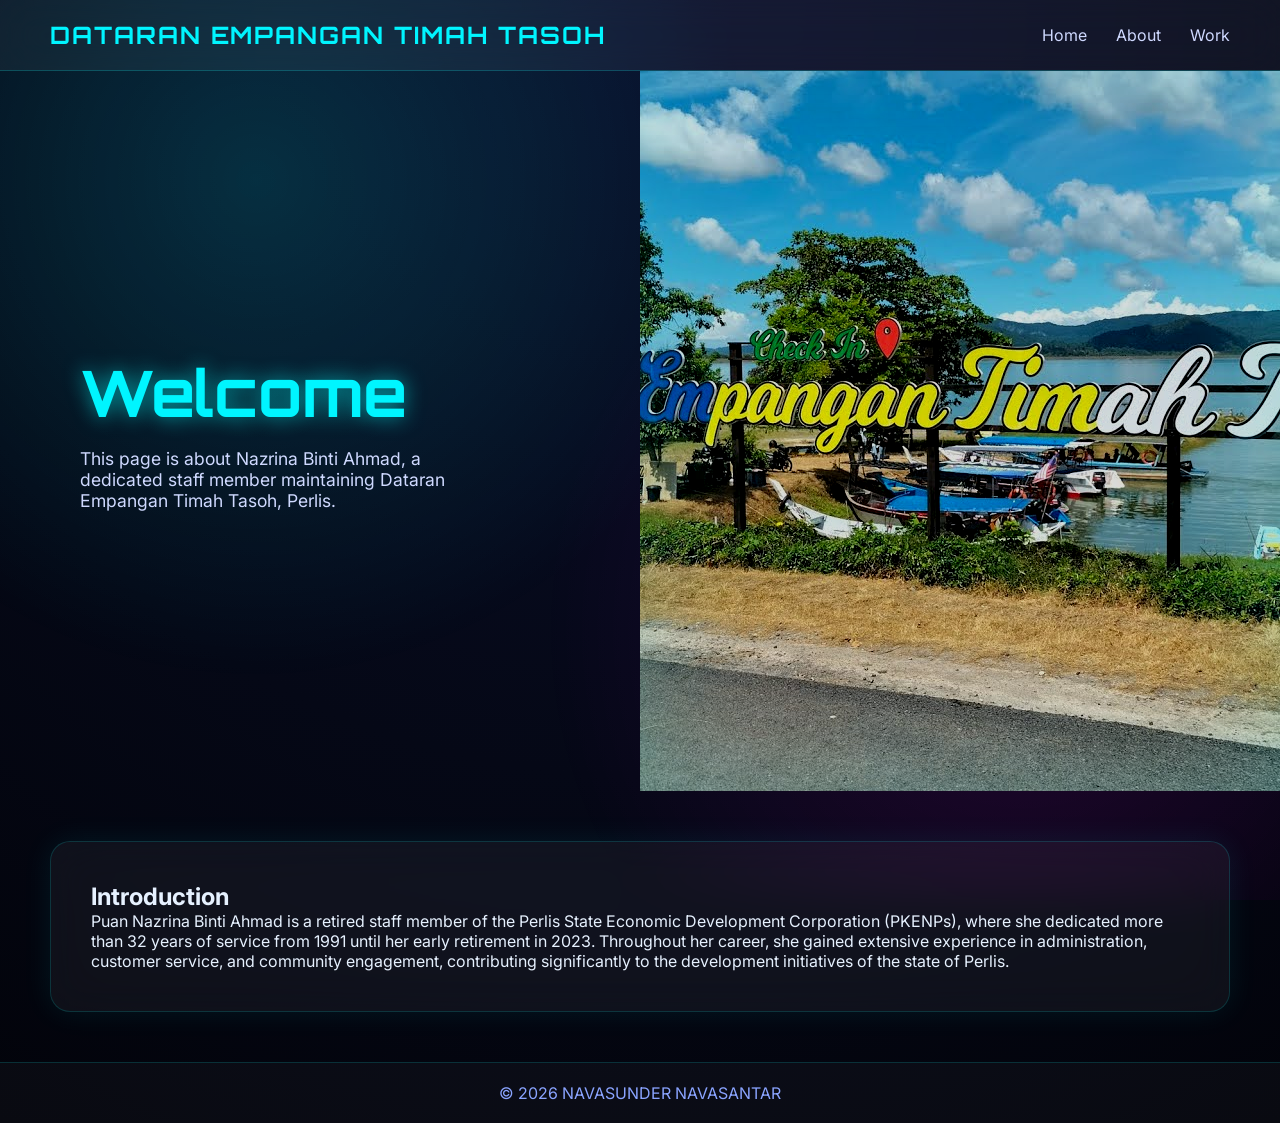
<file: index.html>
<!DOCTYPE html>
<html lang="en">
<head>
<link href="https://fonts.googleapis.com/css2?family=Orbitron:wght@400;600&display=swap" rel="stylesheet">
<meta charset="UTF-8">
<meta name="viewport" content="width=device-width, initial-scale=1.0">
<title>Timah Tasoh Staff</title>
<link rel="stylesheet" href="styles.css">
</head>
<body>

<header class="topbar">
    <h2>DATARAN EMPANGAN TIMAH TASOH</h2>
    <nav>
        <a href="index.html">Home</a>
        <a href="about.html">About</a>
        <a href="work.html">Work</a>
    </nav>
</header>

<section class="hero-split">
    <div class="hero-text">
        <h1>Welcome</h1>
        <p>This page is about Nazrina Binti Ahmad, a dedicated staff member maintaining Dataran Empangan Timah Tasoh, Perlis.</p>
    </div>
    <div class="hero-image"></div>
</section>

<section class="intro-box">
    <h2>Introduction</h2>
    <p>
       Puan Nazrina Binti Ahmad is a retired staff member of the Perlis State Economic Development Corporation (PKENPs), 
       where she dedicated more than 32 years of service from 1991 until her early retirement in 2023. 
        Throughout her career, she gained extensive experience in administration, customer service, and community engagement, 
        contributing significantly to the development initiatives of the state of Perlis.
    </p>
</section>

<footer>
    <p>© 2026 NAVASUNDER NAVASANTAR</p>
</footer>

</body>
</html>
</file>
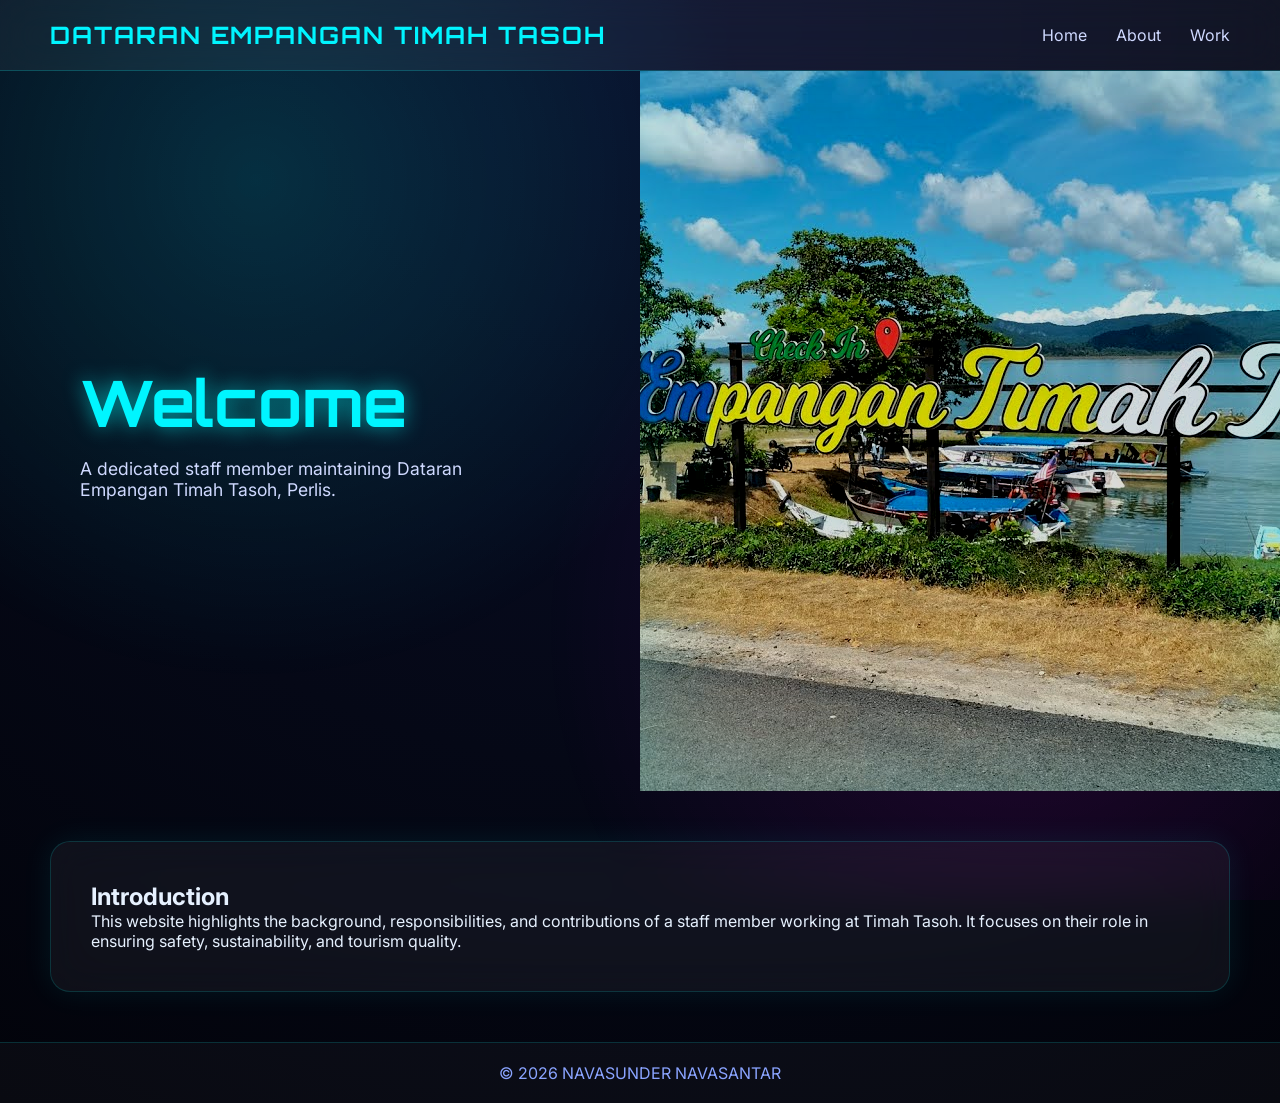
<file: PERSONAL WEBSITE 1/index.html>
<!DOCTYPE html>
<html lang="en">
<head>
<link href="https://fonts.googleapis.com/css2?family=Orbitron:wght@400;600&display=swap" rel="stylesheet">
<meta charset="UTF-8">
<meta name="viewport" content="width=device-width, initial-scale=1.0">
<title>Timah Tasoh Staff</title>
<link rel="stylesheet" href="styles.css">
</head>
<body>

<header class="topbar">
    <h2>DATARAN EMPANGAN TIMAH TASOH</h2>
    <nav>
        <a href="index.html">Home</a>
        <a href="about.html">About</a>
        <a href="work.html">Work</a>
    </nav>
</header>

<section class="hero-split">
    <div class="hero-text">
        <h1>Welcome</h1>
        <p>A dedicated staff member maintaining Dataran Empangan Timah Tasoh, Perlis.</p>
    </div>
    <div class="hero-image"></div>
</section>

<section class="intro-box">
    <h2>Introduction</h2>
    <p>
        This website highlights the background, responsibilities, and contributions of a staff member 
        working at Timah Tasoh. It focuses on their role in ensuring safety, sustainability, and tourism quality.
    </p>
</section>

<footer>
    <p>© 2026 NAVASUNDER NAVASANTAR</p>
</footer>

</body>
</html>
</file>
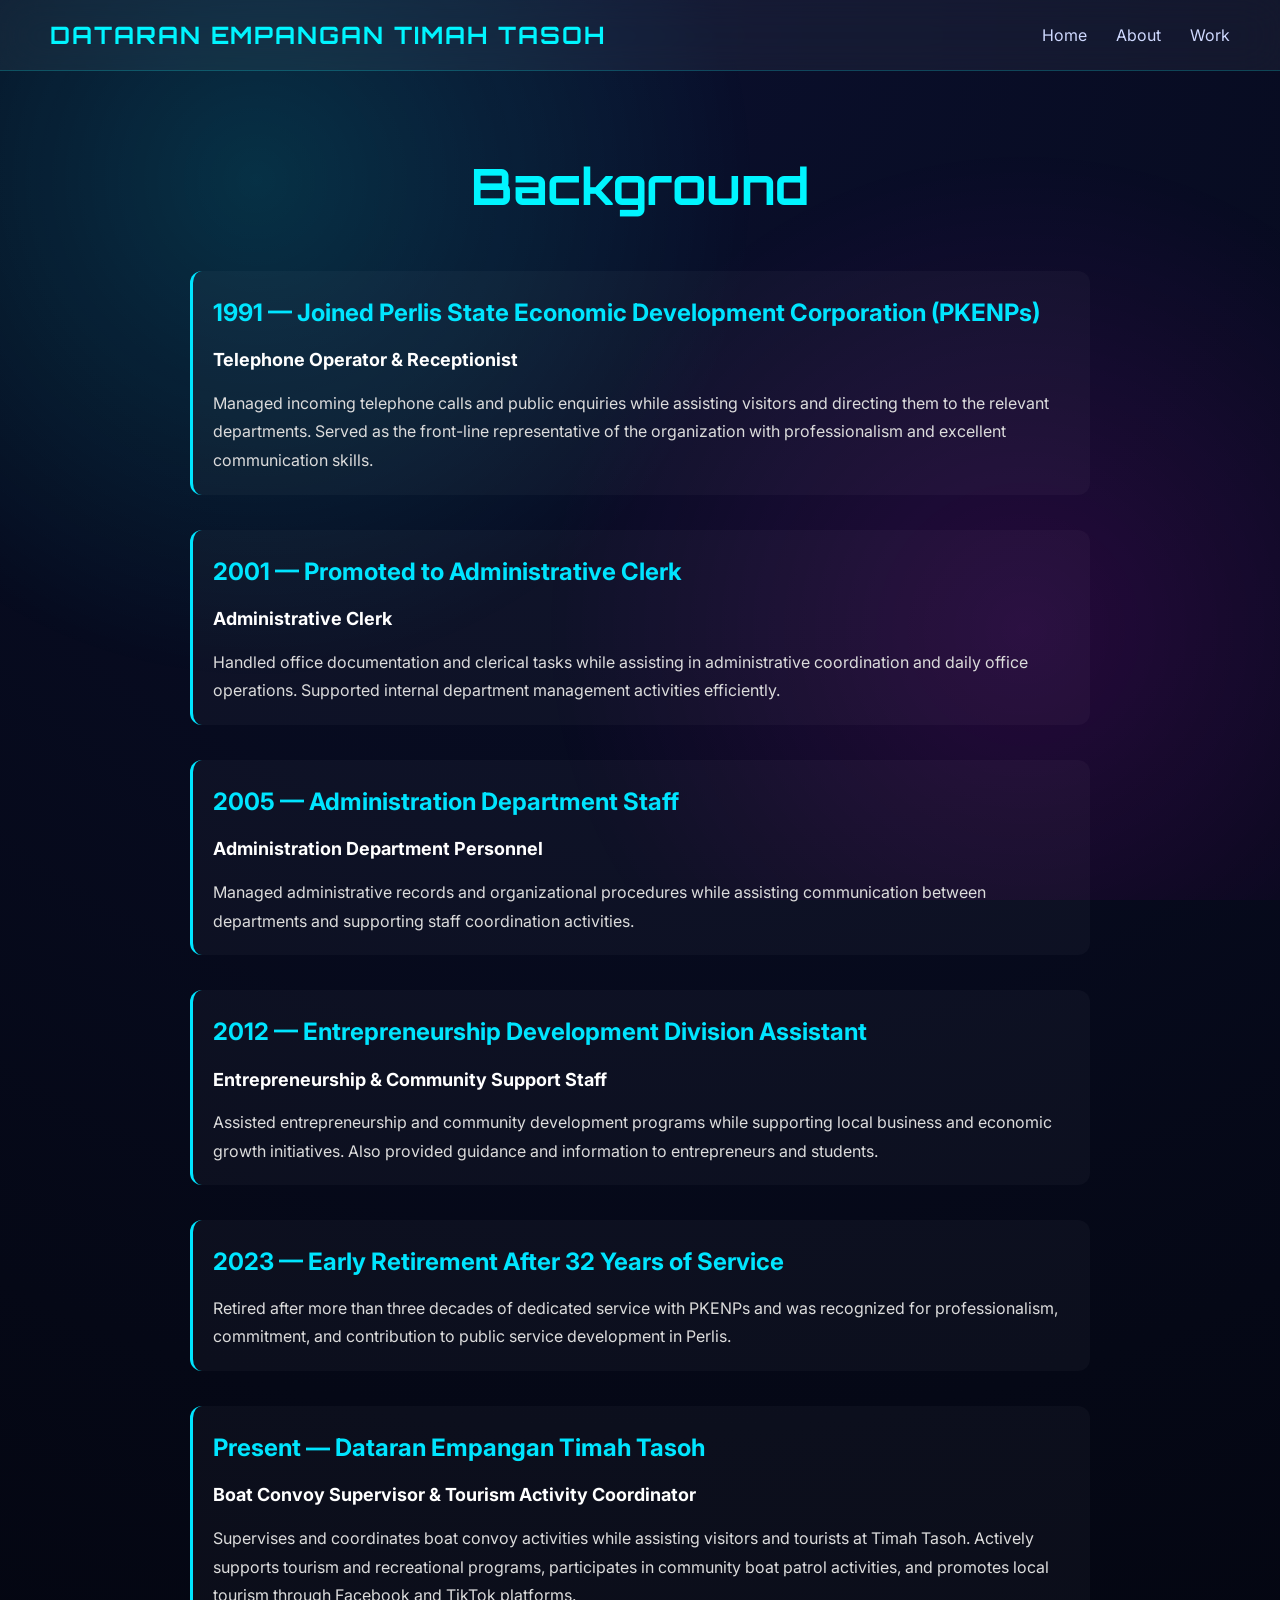
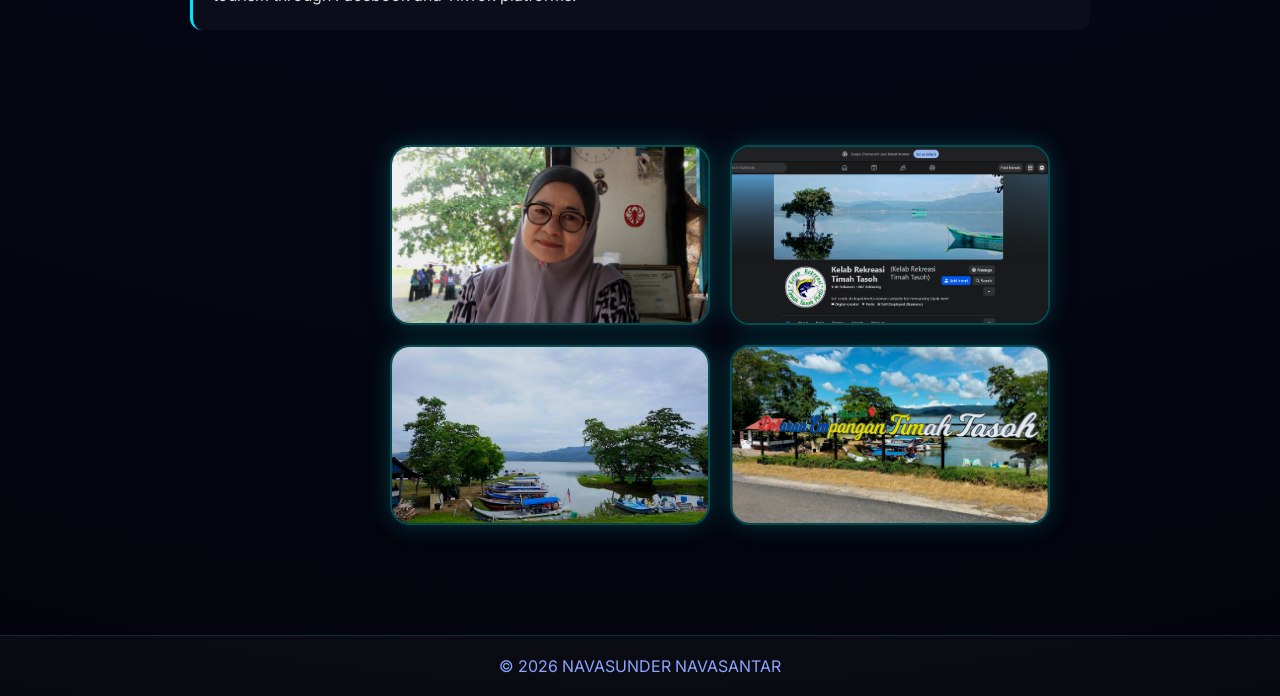
<file: about.html>
<!DOCTYPE html>
<html lang="en">
<head>
<link href="https://fonts.googleapis.com/css2?family=Orbitron:wght@400;600&display=swap" rel="stylesheet">
<meta charset="UTF-8">
<meta name="viewport" content="width=device-width, initial-scale=1.0">
<title>About</title>
<link rel="stylesheet" href="styles.css">
</head>
<body>

<header class="topbar">
    <h2>DATARAN EMPANGAN TIMAH TASOH</h2>
    <nav>
        <a href="index.html">Home</a>
        <a href="about.html">About</a>
        <a href="work.html">Work</a>
    </nav>
</header>

<section class="page modern">
    <div class="text">
        <h1>Background</h1>

        <div class="career-item">
            <h2>1991 — Joined Perlis State Economic Development Corporation (PKENPs)</h2>
            <h3>Telephone Operator & Receptionist</h3>
            <p>
                Managed incoming telephone calls and public enquiries while assisting visitors
                and directing them to the relevant departments. Served as the front-line
                representative of the organization with professionalism and excellent
                communication skills.
            </p>
        </div>

        <div class="career-item">
            <h2>2001 — Promoted to Administrative Clerk</h2>
            <h3>Administrative Clerk</h3>
            <p>
                Handled office documentation and clerical tasks while assisting in
                administrative coordination and daily office operations. Supported internal
                department management activities efficiently.
            </p>
        </div>

        <div class="career-item">
            <h2>2005 — Administration Department Staff</h2>
            <h3>Administration Department Personnel</h3>
            <p>
                Managed administrative records and organizational procedures while assisting
                communication between departments and supporting staff coordination activities.
            </p>
        </div>

        <div class="career-item">
            <h2>2012 — Entrepreneurship Development Division Assistant</h2>
            <h3>Entrepreneurship & Community Support Staff</h3>
            <p>
                Assisted entrepreneurship and community development programs while supporting
                local business and economic growth initiatives. Also provided guidance and
                information to entrepreneurs and students.
            </p>
        </div>

        <div class="career-item">
            <h2>2023 — Early Retirement After 32 Years of Service</h2>
            <p>
                Retired after more than three decades of dedicated service with PKENPs and
                was recognized for professionalism, commitment, and contribution to public
                service development in Perlis.
            </p>
        </div>

        <div class="career-item">
            <h2>Present — Dataran Empangan Timah Tasoh</h2>
            <h3>Boat Convoy Supervisor & Tourism Activity Coordinator</h3>
            <p>
                Supervises and coordinates boat convoy activities while assisting visitors and
                tourists at Timah Tasoh. Actively supports tourism and recreational programs,
                participates in community boat patrol activities, and promotes local tourism
                through Facebook and TikTok platforms.
            </p>
        </div>
    </div>

    <div class="gallery">
        <img src="staff.jpeg" alt="Staff 1">
        <img src="tasoh 3.png" alt="Staff 2">
        <img src="tasoh 2.jpg" alt="Staff 3">
        <img src="tasoh.jpg" alt="Timah Tasoh">
    </div>
</section>

<footer>
    <p>© 2026 NAVASUNDER NAVASANTAR</p>
</footer>

</body>
</html>
</file>
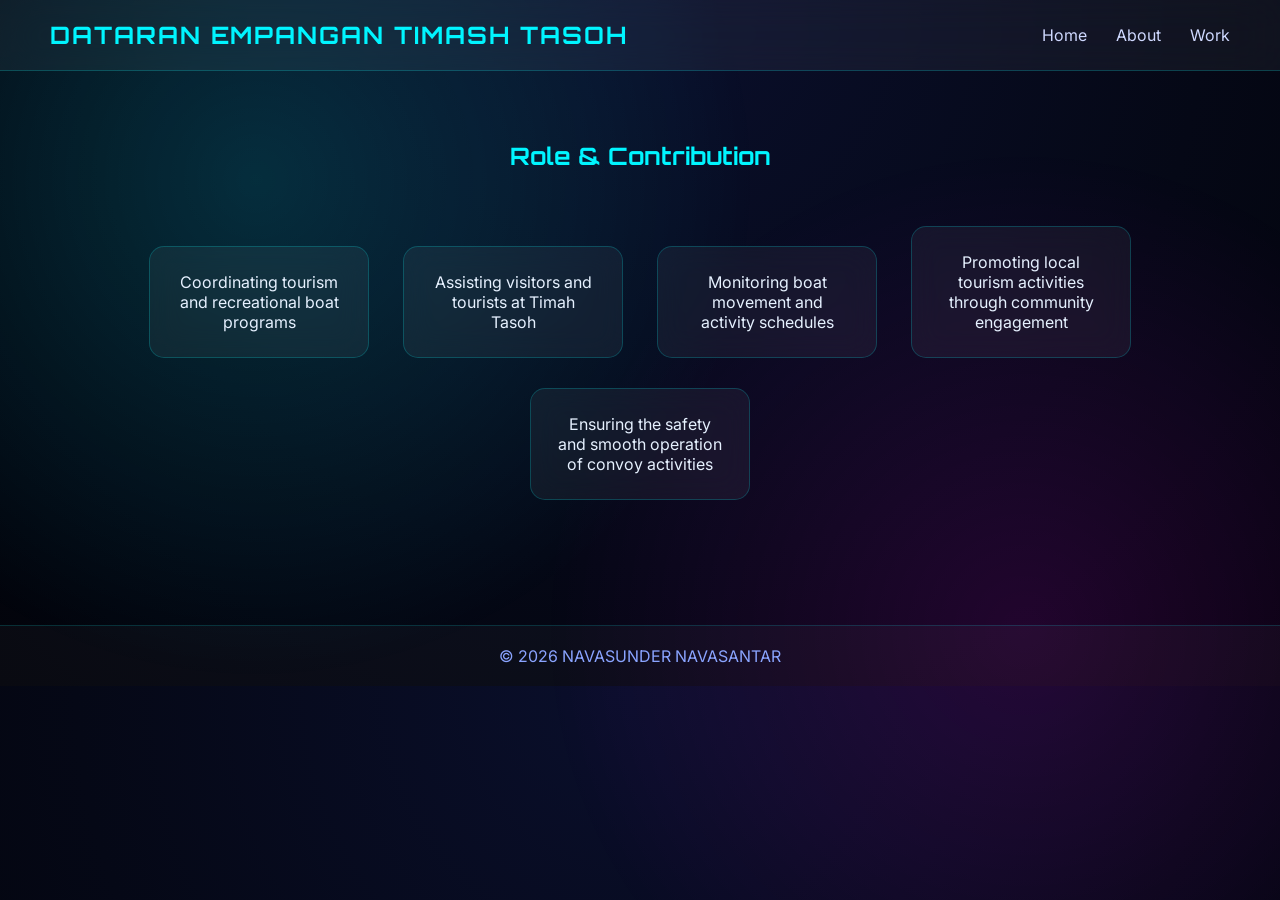
<file: work.html>
<!DOCTYPE html>
<html lang="en">
<head>
<link href="https://fonts.googleapis.com/css2?family=Orbitron:wght@400;600&display=swap" rel="stylesheet">
<meta charset="UTF-8">
<meta name="viewport" content="width=device-width, initial-scale=1.0">
<title>Work</title>
<link rel="stylesheet" href="styles.css">
</head>
<body>

<header class="topbar">
    <h2>DATARAN EMPANGAN TIMASH TASOH</h2>
    <nav>
        <a href="index.html">Home</a>
        <a href="about.html">About</a>
        <a href="work.html">Work</a>
    </nav>
</header>

<section class="work-grid">
    <h1>Role & Contribution</h1>

    <div class="card">
        <p>Coordinating tourism and recreational boat programs</p>
    </div>
    <div class="card">
        <p>Assisting visitors and tourists at Timah Tasoh</p>
    </div>
    <div class="card">
        <p>Monitoring boat movement and activity schedules</p>
    </div>
    <div class="card">
        <p>Promoting local tourism activities through community engagement</p>
    </div>
     <div class="card">
        <p>Ensuring the safety and smooth operation of convoy activities</p>
     </div>
</section>

<footer>
    <p>© 2026 NAVASUNDER NAVASANTAR</p>
</footer>

</body>
</html>
</file>
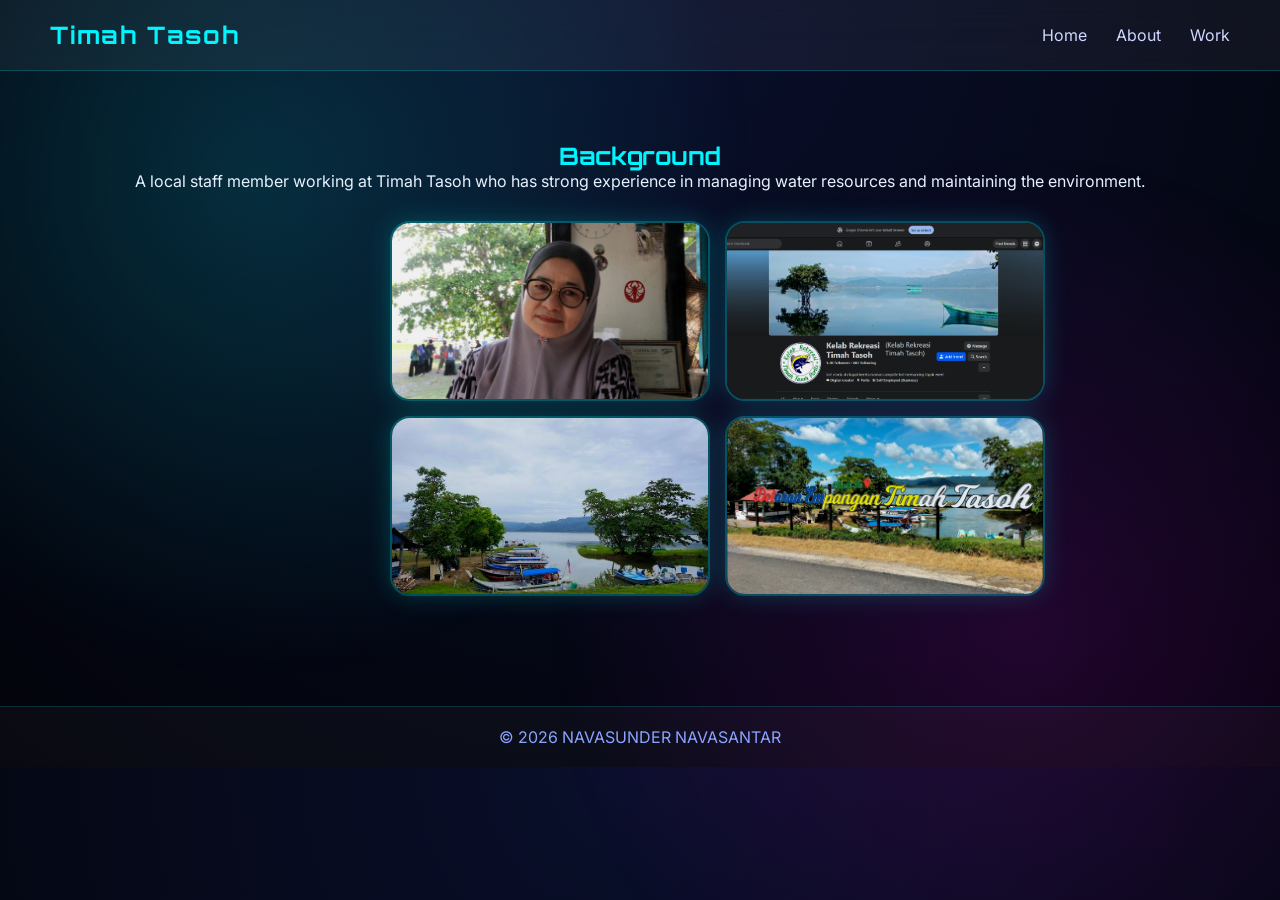
<file: PERSONAL WEBSITE 1/about.html>
<!DOCTYPE html>
<html lang="en">
<head>
<link href="https://fonts.googleapis.com/css2?family=Orbitron:wght@400;600&display=swap" rel="stylesheet">
<meta charset="UTF-8">
<meta name="viewport" content="width=device-width, initial-scale=1.0">
<title>About</title>
<link rel="stylesheet" href="styles.css">
</head>
<body>

<header class="topbar">
    <h2>Timah Tasoh</h2>
    <nav>
        <a href="index.html">Home</a>
        <a href="about.html">About</a>
        <a href="work.html">Work</a>
    </nav>
</header>

<section class="page modern">
    <div class="text">
        <h1>Background</h1>
        <p>
            A local staff member working at Timah Tasoh who has strong experience in managing water resources 
            and maintaining the environment.
        </p>
    </div>

    <div class="gallery">
        <img src="staff.jpeg" alt="Staff 1">
        <img src="tasoh 3.png" alt="Staff 2">
        <img src="tasoh 2.jpg" alt="Staff 3">
        <img src="tasoh.jpg" alt="Timah Tasoh">
    </div>
</section>

<footer>
    <p>© 2026 NAVASUNDER NAVASANTAR</p>
</footer>

</body>
</html>
</file>
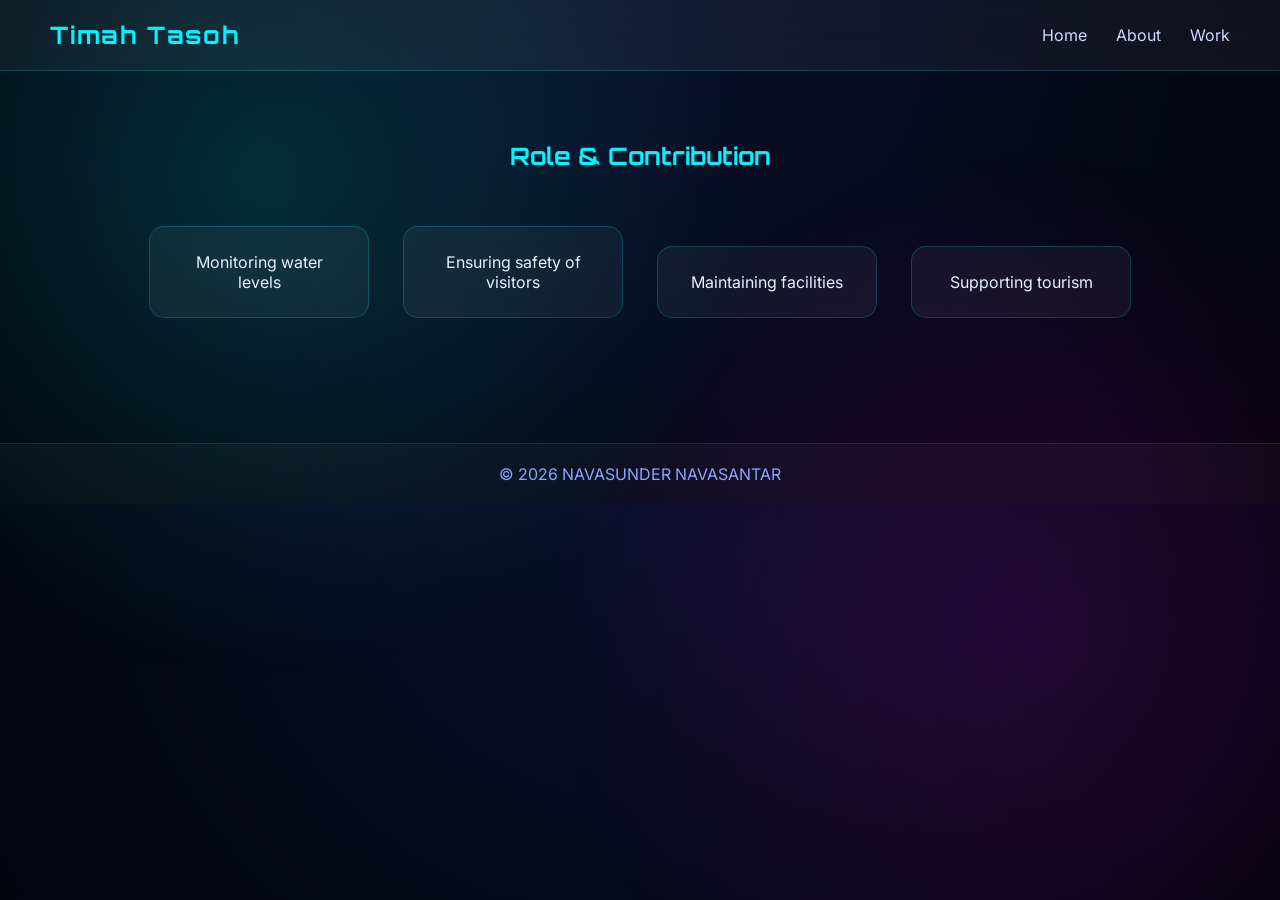
<file: PERSONAL WEBSITE 1/work.html>
<!DOCTYPE html>
<html lang="en">
<head>
<link href="https://fonts.googleapis.com/css2?family=Orbitron:wght@400;600&display=swap" rel="stylesheet">
<meta charset="UTF-8">
<meta name="viewport" content="width=device-width, initial-scale=1.0">
<title>Work</title>
<link rel="stylesheet" href="styles.css">
</head>
<body>

<header class="topbar">
    <h2>Timah Tasoh</h2>
    <nav>
        <a href="index.html">Home</a>
        <a href="about.html">About</a>
        <a href="work.html">Work</a>
    </nav>
</header>

<section class="work-grid">
    <h1>Role & Contribution</h1>

    <div class="card">
        <p>Monitoring water levels</p>
    </div>
    <div class="card">
        <p>Ensuring safety of visitors</p>
    </div>
    <div class="card">
        <p>Maintaining facilities</p>
    </div>
    <div class="card">
        <p>Supporting tourism</p>
    </div>

</section>

<footer>
    <p>© 2026 NAVASUNDER NAVASANTAR</p>
</footer>

</body>
</html>
</file>
<file: styles.css>
@import url('https://fonts.googleapis.com/css2?family=Orbitron:wght@400;600&family=Inter:wght@300;400;600&display=swap');

* {
    margin: 0;
    padding: 0;
    box-sizing: border-box;
}

body {
    font-family: 'Inter', sans-serif;
    color: #e6f1ff;
    background: radial-gradient(circle at top, #0a0f2c, #050816 60%, #02030a);
    overflow-x: hidden;
}

/* animated glow background */
body::before {
    content: "";
    position: fixed;
    width: 100%;
    height: 100%;
    background: radial-gradient(circle at 20% 20%, rgba(0,255,255,0.15), transparent 40%),
                radial-gradient(circle at 80% 70%, rgba(255,0,255,0.12), transparent 40%);
    z-index: -1;
    animation: floatGlow 10s infinite alternate;
}

@keyframes floatGlow {
    from { transform: scale(1); }
    to { transform: scale(1.1); }
}

/* TOP BAR */
.topbar {
    display: flex;
    justify-content: space-between;
    align-items: center;
    padding: 20px 50px;
    background: rgba(255,255,255,0.05);
    backdrop-filter: blur(20px);
    border-bottom: 1px solid rgba(0,255,255,0.2);
}

.topbar h2 {
    font-family: 'Orbitron', sans-serif;
    color: #00f5ff;
    letter-spacing: 2px;
}

.topbar nav a {
    margin-left: 25px;
    color: #cfd9ff;
    text-decoration: none;
    position: relative;
    transition: 0.3s;
}

.topbar nav a::after {
    content: "";
    position: absolute;
    width: 0;
    height: 2px;
    left: 0;
    bottom: -5px;
    background: #00f5ff;
    transition: 0.3s;
}

.topbar nav a:hover {
    color: #00f5ff;
}

.topbar nav a:hover::after {
    width: 100%;
}

/* HERO */
.hero-split {
    display: grid;
    grid-template-columns: 1fr 1fr;
    min-height: 80vh;
}

.hero-text {
    display: flex;
    flex-direction: column;
    justify-content: center;
    padding: 80px;
}

.hero-text h1 {
    font-family: 'Orbitron', sans-serif;
    font-size: 4rem;
    color: #00f5ff;
    text-shadow: 0 0 20px rgba(0,255,255,0.6);
}

.hero-text p {
    margin-top: 15px;
    color: #cfd9ff;
    font-size: 1.1rem;
    max-width: 400px;
}

.hero-image {
    background: url('tasoh.jpg') center/cover no-repeat;
    filter: brightness(0.8) contrast(1.2);
    box-shadow: inset 0 0 120px rgba(0,255,255,0.2);
}

/* INTRO BOX */
.intro-box {
    margin: 50px;
    padding: 40px;
    background: rgba(255,255,255,0.05);
    backdrop-filter: blur(20px);
    border: 1px solid rgba(0,255,255,0.15);
    border-radius: 20px;
    box-shadow: 0 0 30px rgba(0,255,255,0.08);
}

/* ABOUT PAGE */
.page.modern {
    display: flex;
    flex-direction: column;
    align-items: center;
    padding: 70px;
    gap: 30px;
    text-align: center;
}
.page.modern h1 {
    font-family: 'Orbitron', sans-serif;
    color: #00f5ff;
}

.page.modern img {
    width: 320px;
    border-radius: 20px;
    border: 2px solid rgba(0,255,255,0.3);
    box-shadow: 0 0 25px rgba(0,255,255,0.2);
}

/* WORK GRID */
.work-grid {
    text-align: center;
    padding: 70px;
}

.work-grid h1 {
    font-family: 'Orbitron', sans-serif;
    margin-bottom: 40px;
    color: #00f5ff;
}

.card {
    display: inline-block;
    margin: 15px;
    padding: 25px;
    width: 220px;
    background: rgba(255,255,255,0.05);
    border: 1px solid rgba(0,255,255,0.2);
    border-radius: 15px;
    transition: 0.3s;
    backdrop-filter: blur(15px);
}

.card:hover {
    transform: translateY(-10px) scale(1.05);
    box-shadow: 0 0 25px rgba(0,255,255,0.3);
    border-color: #00f5ff;
}

/* FOOTER */
footer {
    text-align: center;
    padding: 20px;
    margin-top: 40px;
    background: rgba(255,255,255,0.03);
    border-top: 1px solid rgba(0,255,255,0.15);
    color: #8aa4ff;
}

/* FUTURISTIC GALLERY */
.gallery {
    display: grid;
    grid-template-columns: repeat(2, 1fr);
    gap: 15px;
    max-width: 500px;
}

.gallery img {
    width: 100%;
    height: 180px;
    object-fit: cover;
    border-radius: 15px;
    border: 1px solid rgba(0,255,255,0.3);
    box-shadow: 0 0 15px rgba(0,255,255,0.15);
    transition: 0.3s;
    filter: brightness(0.9) contrast(1.1);
}

.gallery img:hover {
    transform: scale(1.05);
    box-shadow: 0 0 25px rgba(0,255,255,0.4);
    filter: brightness(1.1);
}

.text {
    max-width: 900px;
    margin: auto;
    text-align: left;
    line-height: 1.8;
    color: white;
}

.text h1 {
    text-align: center;
    margin-bottom: 40px;
    font-size: 50px;
}

.career-item {
    margin-bottom: 35px;
    padding: 20px;
    border-left: 3px solid #00e5ff;
    background: rgba(255,255,255,0.03);
    border-radius: 12px;
}

.career-item h2 {
    font-size: 24px;
    margin-bottom: 10px;
    color: #00e5ff;
}

.career-item h3 {
    font-size: 18px;
    margin-bottom: 12px;
    color: #ffffff;
}

.career-item p {
    font-size: 16px;
    color: #dcdcdc;
}

.gallery {
    margin-top: 50px;
    display: grid;
    grid-template-columns: repeat(2, 1fr);
    gap: 20px;
}

.gallery img {
    width: 100%;
    border-radius: 20px;
    border: 2px solid #00e5ff;
    object-fit: cover;
}
</file>
<file: PERSONAL WEBSITE 1/styles.css>
@import url('https://fonts.googleapis.com/css2?family=Orbitron:wght@400;600&family=Inter:wght@300;400;600&display=swap');

* {
    margin: 0;
    padding: 0;
    box-sizing: border-box;
}

body {
    font-family: 'Inter', sans-serif;
    color: #e6f1ff;
    background: radial-gradient(circle at top, #0a0f2c, #050816 60%, #02030a);
    overflow-x: hidden;
}

/* animated glow background */
body::before {
    content: "";
    position: fixed;
    width: 100%;
    height: 100%;
    background: radial-gradient(circle at 20% 20%, rgba(0,255,255,0.15), transparent 40%),
                radial-gradient(circle at 80% 70%, rgba(255,0,255,0.12), transparent 40%);
    z-index: -1;
    animation: floatGlow 10s infinite alternate;
}

@keyframes floatGlow {
    from { transform: scale(1); }
    to { transform: scale(1.1); }
}

/* TOP BAR */
.topbar {
    display: flex;
    justify-content: space-between;
    align-items: center;
    padding: 20px 50px;
    background: rgba(255,255,255,0.05);
    backdrop-filter: blur(20px);
    border-bottom: 1px solid rgba(0,255,255,0.2);
}

.topbar h2 {
    font-family: 'Orbitron', sans-serif;
    color: #00f5ff;
    letter-spacing: 2px;
}

.topbar nav a {
    margin-left: 25px;
    color: #cfd9ff;
    text-decoration: none;
    position: relative;
    transition: 0.3s;
}

.topbar nav a::after {
    content: "";
    position: absolute;
    width: 0;
    height: 2px;
    left: 0;
    bottom: -5px;
    background: #00f5ff;
    transition: 0.3s;
}

.topbar nav a:hover {
    color: #00f5ff;
}

.topbar nav a:hover::after {
    width: 100%;
}

/* HERO */
.hero-split {
    display: grid;
    grid-template-columns: 1fr 1fr;
    min-height: 80vh;
}

.hero-text {
    display: flex;
    flex-direction: column;
    justify-content: center;
    padding: 80px;
}

.hero-text h1 {
    font-family: 'Orbitron', sans-serif;
    font-size: 4rem;
    color: #00f5ff;
    text-shadow: 0 0 20px rgba(0,255,255,0.6);
}

.hero-text p {
    margin-top: 15px;
    color: #cfd9ff;
    font-size: 1.1rem;
    max-width: 400px;
}

.hero-image {
    background: url('tasoh.jpg') center/cover no-repeat;
    filter: brightness(0.8) contrast(1.2);
    box-shadow: inset 0 0 120px rgba(0,255,255,0.2);
}

/* INTRO BOX */
.intro-box {
    margin: 50px;
    padding: 40px;
    background: rgba(255,255,255,0.05);
    backdrop-filter: blur(20px);
    border: 1px solid rgba(0,255,255,0.15);
    border-radius: 20px;
    box-shadow: 0 0 30px rgba(0,255,255,0.08);
}

/* ABOUT PAGE */
.page.modern {
    display: flex;
    flex-direction: column;
    align-items: center;
    padding: 70px;
    gap: 30px;
    text-align: center;
}
.page.modern h1 {
    font-family: 'Orbitron', sans-serif;
    color: #00f5ff;
}

.page.modern img {
    width: 320px;
    border-radius: 20px;
    border: 2px solid rgba(0,255,255,0.3);
    box-shadow: 0 0 25px rgba(0,255,255,0.2);
}

/* WORK GRID */
.work-grid {
    text-align: center;
    padding: 70px;
}

.work-grid h1 {
    font-family: 'Orbitron', sans-serif;
    margin-bottom: 40px;
    color: #00f5ff;
}

.card {
    display: inline-block;
    margin: 15px;
    padding: 25px;
    width: 220px;
    background: rgba(255,255,255,0.05);
    border: 1px solid rgba(0,255,255,0.2);
    border-radius: 15px;
    transition: 0.3s;
    backdrop-filter: blur(15px);
}

.card:hover {
    transform: translateY(-10px) scale(1.05);
    box-shadow: 0 0 25px rgba(0,255,255,0.3);
    border-color: #00f5ff;
}

/* FOOTER */
footer {
    text-align: center;
    padding: 20px;
    margin-top: 40px;
    background: rgba(255,255,255,0.03);
    border-top: 1px solid rgba(0,255,255,0.15);
    color: #8aa4ff;
}

/* FUTURISTIC GALLERY */
.gallery {
    display: grid;
    grid-template-columns: repeat(2, 1fr);
    gap: 15px;
    max-width: 500px;
}

.gallery img {
    width: 100%;
    height: 180px;
    object-fit: cover;
    border-radius: 15px;
    border: 1px solid rgba(0,255,255,0.3);
    box-shadow: 0 0 15px rgba(0,255,255,0.15);
    transition: 0.3s;
    filter: brightness(0.9) contrast(1.1);
}

.gallery img:hover {
    transform: scale(1.05);
    box-shadow: 0 0 25px rgba(0,255,255,0.4);
    filter: brightness(1.1);
}
</file>
